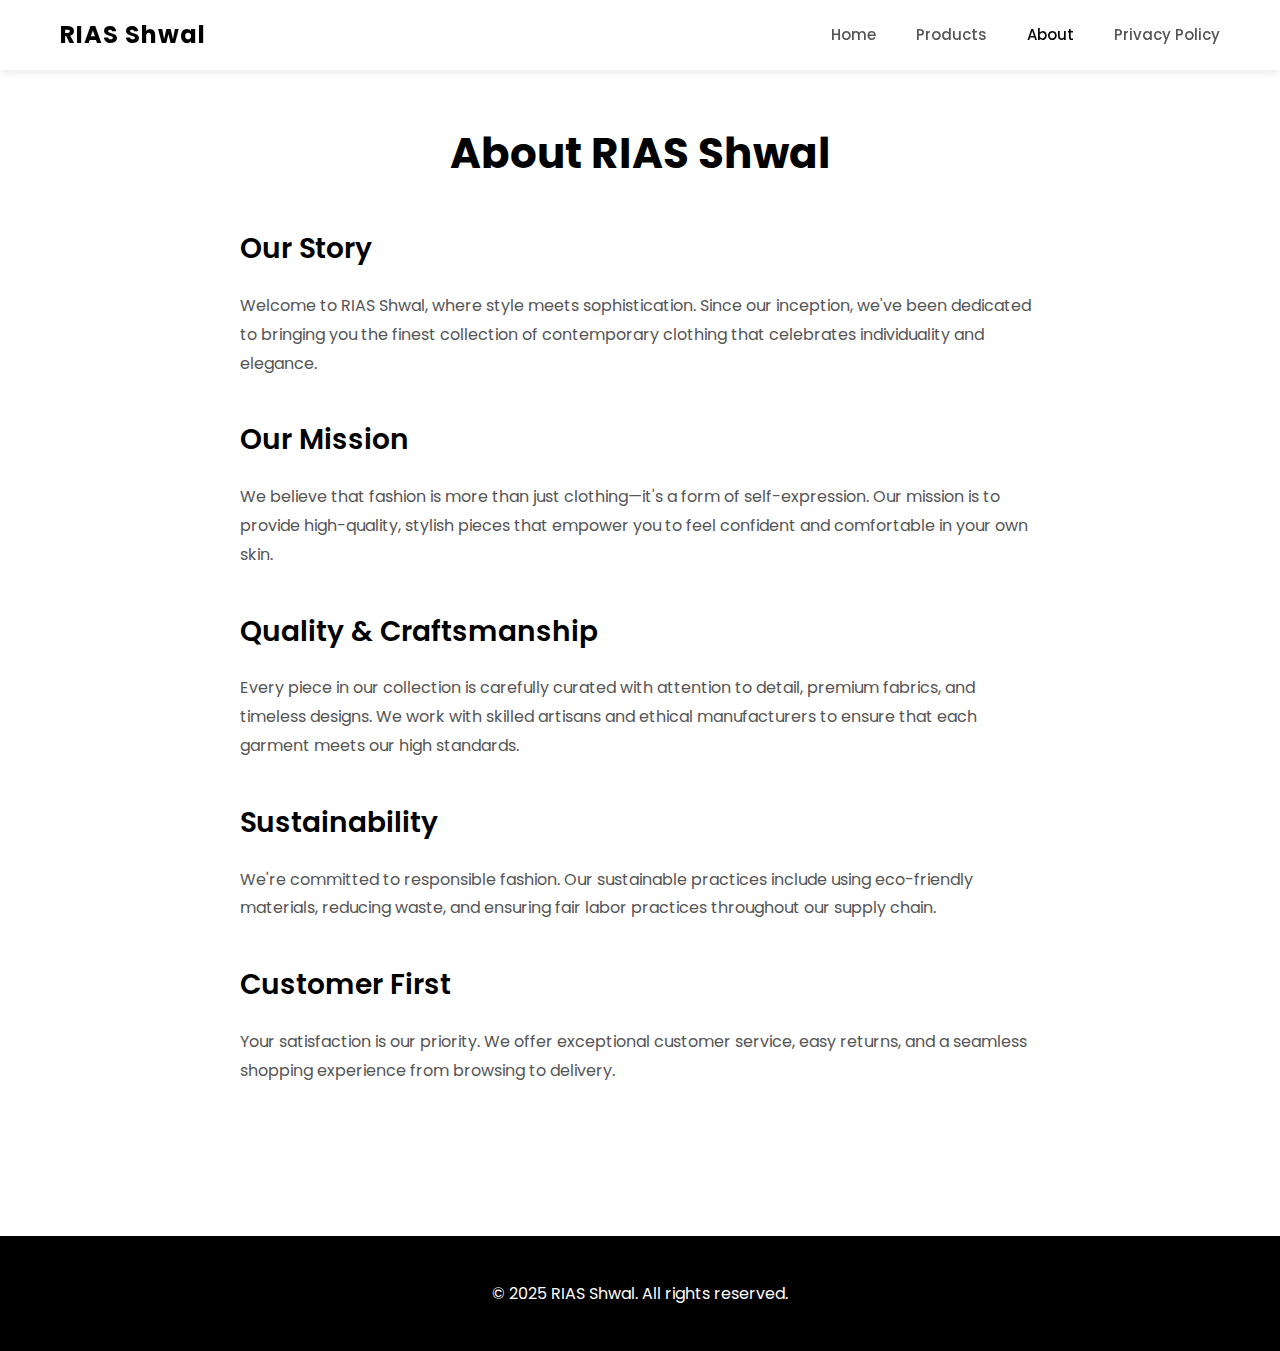
<file: about.html>
<!DOCTYPE html>
<html lang="en">
<head>
    <meta charset="UTF-8">
    <meta name="viewport" content="width=device-width, initial-scale=1.0">
    <title>About Us - RIAS Shwal</title>
    <link rel="stylesheet" href="styles.css">
    <link href="https://fonts.googleapis.com/css2?family=Poppins:wght@300;400;500;600;700&display=swap" rel="stylesheet">
</head>
<body>
    <nav class="navbar">
        <div class="nav-container">
            <div class="logo">RIAS Shwal</div>
            <ul class="nav-menu">
                <li><a href="index.html">Home</a></li>
                <li><a href="products.html">Products</a></li>
                <li><a href="about.html" class="active">About</a></li>
                <li><a href="privacy.html">Privacy Policy</a></li>
            </ul>
            <div class="hamburger">
                <span></span>
                <span></span>
                <span></span>
            </div>
        </div>
    </nav>

    <div id="promoBanner" style="display: none;"></div>

    <section class="content-page">
        <div class="container">
            <h1 class="page-title">About RIAS Shwal</h1>
            
            <div class="content-section">
                <h2>Our Story</h2>
                <p>Welcome to RIAS Shwal, where style meets sophistication. Since our inception, we've been dedicated to bringing you the finest collection of contemporary clothing that celebrates individuality and elegance.</p>
                
                <h2>Our Mission</h2>
                <p>We believe that fashion is more than just clothing—it's a form of self-expression. Our mission is to provide high-quality, stylish pieces that empower you to feel confident and comfortable in your own skin.</p>
                
                <h2>Quality & Craftsmanship</h2>
                <p>Every piece in our collection is carefully curated with attention to detail, premium fabrics, and timeless designs. We work with skilled artisans and ethical manufacturers to ensure that each garment meets our high standards.</p>
                
                <h2>Sustainability</h2>
                <p>We're committed to responsible fashion. Our sustainable practices include using eco-friendly materials, reducing waste, and ensuring fair labor practices throughout our supply chain.</p>
                
                <h2>Customer First</h2>
                <p>Your satisfaction is our priority. We offer exceptional customer service, easy returns, and a seamless shopping experience from browsing to delivery.</p>
            </div>
        </div>
    </section>

    <footer class="footer">
        <div class="container">
            <p>&copy; 2025 RIAS Shwal. All rights reserved.</p>
        </div>
    </footer>

    <div id="discountPopup" class="popup-overlay">
        <div class="popup-content">
            <button class="popup-close" onclick="closePopup()">&times;</button>
            <div id="popupBody"></div>
        </div>
    </div>

    <script src="script.js"></script>
</body>
</html>
</file>
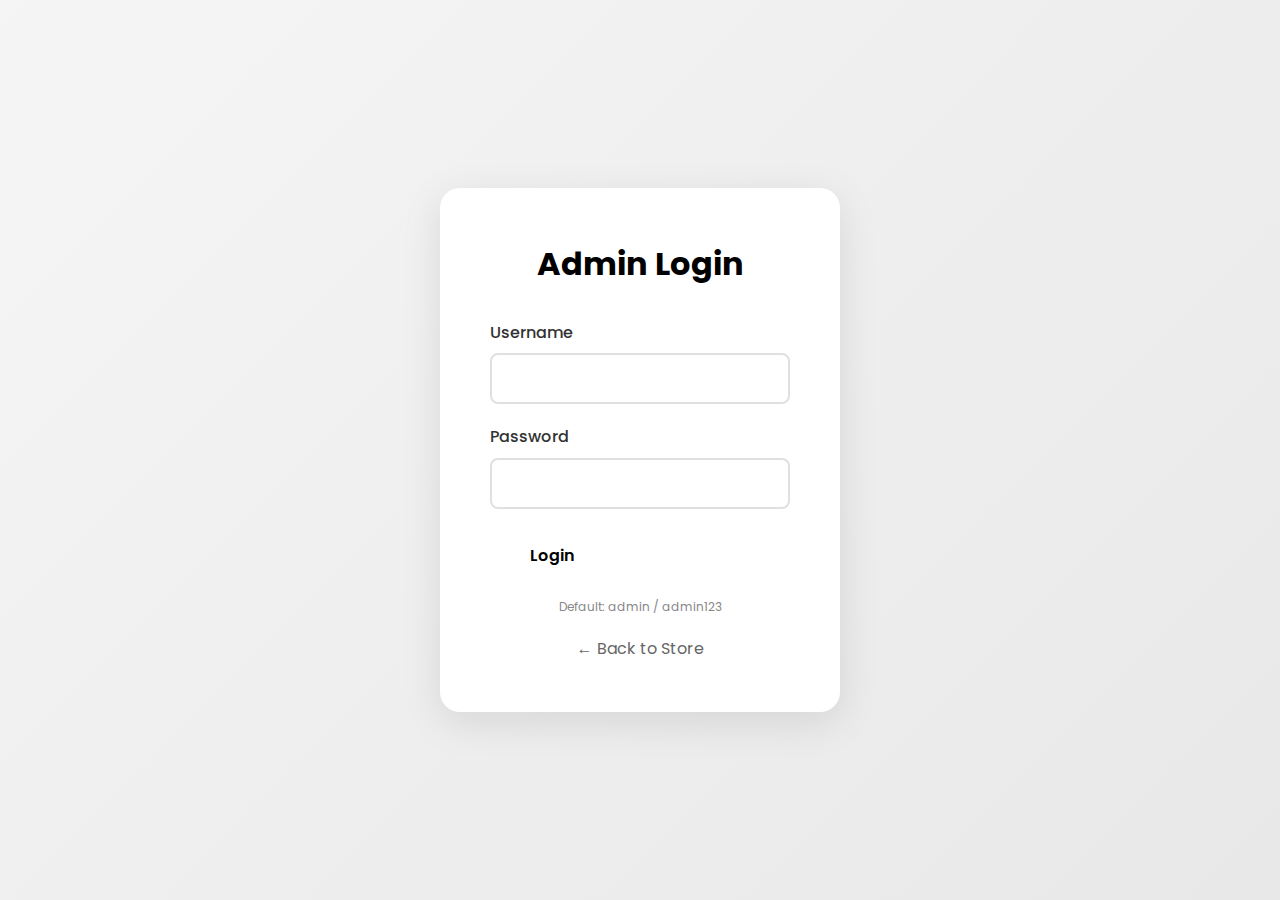
<file: admin-dashboard.html>
<!DOCTYPE html>
<html lang="en">
<head>
    <meta charset="UTF-8">
    <meta name="viewport" content="width=device-width, initial-scale=1.0">
    <title>Admin Dashboard - RIAS Shwal</title>
    <link rel="stylesheet" href="styles.css">
    <link href="https://fonts.googleapis.com/css2?family=Poppins:wght@300;400;500;600;700&display=swap" rel="stylesheet">
</head>
<body>
    <nav class="navbar">
        <div class="nav-container">
            <div class="logo">Admin Dashboard</div>
            <button onclick="logout()" class="btn btn-small">Logout</button>
        </div>
    </nav>

    <div class="admin-container">
        <div class="admin-tabs">
            <button class="tab-btn active" onclick="showTab('products')">Manage Products</button>
            <button class="tab-btn" onclick="showTab('popup')">Discount Popup</button>
            <button class="tab-btn" onclick="showTab('banner')">Banner Ad</button>
        </div>

        <div id="productsTab" class="tab-content active">
            <h2>Add New Product</h2>
            <form id="addProductForm" class="admin-form">
                <input type="hidden" id="editProductId">
                <div class="form-group">
                    <label for="productTitle">Product Title</label>
                    <input type="text" id="productTitle" required>
                </div>
                <div class="form-group">
                    <label for="productDescription">Description</label>
                    <textarea id="productDescription" rows="3" required></textarea>
                </div>
                <div class="form-group">
                    <label for="productSpecifications">Detailed Specifications</label>
                    <textarea id="productSpecifications" rows="3" placeholder="e.g., Material: Cotton. Sizes: S, M, L. Color: Blue." required></textarea>
                </div>
                <div class="form-group">
                    <label for="productImage">Image URL</label>
                    <input type="url" id="productImage" placeholder="https://example.com/image.jpg" required>
                </div>
                <div class="form-group">
                    <label for="productPrice">Price (USD - will be converted to PKR)</label>
                    <input type="number" id="productPrice" step="0.01" min="0" required>
                </div>
                <div class="form-group">
                    <label for="productCategory">Category</label>
                    <input type="text" id="productCategory" placeholder="e.g., Men, Women, Accessories" required>
                </div>
                <button type="submit" class="btn btn-primary" id="submitBtn">Add Product</button>
                <button type="button" class="btn btn-secondary" id="cancelBtn" onclick="cancelEdit()" style="display: none;">Cancel</button>
            </form>

            <div class="success-message" id="productSuccess" style="display: none;">
                Product added successfully!
            </div>

            <div style="margin-top: 50px;">
                <h2>Current Products</h2>
                <div id="productsList" class="products-list"></div>
            </div>
        </div>

        <div id="popupTab" class="tab-content">
            <h2>Create Discount Popup</h2>
            <form id="popupForm" class="admin-form">
                <div class="form-group">
                    <label for="popupBgImage">Background Image URL</label>
                    <input type="url" id="popupBgImage" placeholder="https://example.com/banner.jpg" required>
                </div>
                <div class="form-group">
                    <label for="popupText">Promotional Text</label>
                    <textarea id="popupText" rows="3" placeholder="Get 50% OFF on all items! Limited time offer!" required></textarea>
                </div>
                <div class="form-group">
                    <label for="popupDisplay">Display On</label>
                    <select id="popupDisplay" required>
                        <option value="all">All Pages</option>
                        <option value="home">Homepage Only</option>
                        <option value="products">Products Page Only</option>
                    </select>
                </div>
                <div class="form-group">
                    <label>
                        <input type="checkbox" id="popupActive"> Activate Popup
                    </label>
                </div>
                <button type="submit" class="btn btn-primary">Save Popup</button>
                <button type="button" onclick="clearPopup()" class="btn btn-secondary">Clear Popup</button>
            </form>

            <div class="success-message" id="popupSuccess" style="display: none;">
                Popup settings saved successfully!
            </div>
        </div>

        <div id="bannerTab" class="tab-content">
            <h2>Create Banner Ad (Under Navbar)</h2>
            <form id="bannerForm" class="admin-form">
                <div class="form-group">
                    <label for="bannerText">Banner Text</label>
                    <input type="text" id="bannerText" placeholder="🔥 Summer Sale - Up to 70% OFF!" required>
                </div>
                <div class="form-group">
                    <label for="bannerLink">Link URL (Optional)</label>
                    <input type="url" id="bannerLink" placeholder="https://example.com/sale">
                </div>
                <div class="form-group">
                    <label for="bannerBgColor">Background Color</label>
                    <select id="bannerBgColor" required>
                        <option value="black">Black</option>
                        <option value="gradient-purple">Purple Gradient</option>
                        <option value="gradient-blue">Blue Gradient</option>
                        <option value="gradient-red">Red Gradient</option>
                        <option value="gradient-green">Green Gradient</option>
                        <option value="gradient-orange">Rainbow Gradient</option>
                    </select>
                </div>
                <div class="form-group">
                    <label for="bannerAnimation">Animation Style</label>
                    <select id="bannerAnimation" required>
                        <option value="slide">Slide Down</option>
                        <option value="fade">Fade In</option>
                        <option value="bounce">Bounce In</option>
                    </select>
                </div>
                <div class="form-group">
                    <label>
                        <input type="checkbox" id="bannerActive"> Activate Banner
                    </label>
                </div>
                <button type="submit" class="btn btn-primary">Save Banner</button>
                <button type="button" onclick="clearBanner()" class="btn btn-secondary">Clear Banner</button>
            </form>

            <div class="success-message" id="bannerSuccess" style="display: none;">
                Banner settings saved successfully!
            </div>

            <div style="margin-top: 30px; padding: 20px; background: #f9f9f9; border-radius: 10px;">
                <h3 style="margin-bottom: 10px;">Preview:</h3>
                <div id="bannerPreview" style="text-align: center; padding: 12px; border-radius: 8px; font-weight: 600; color: #fff; background: #000;">
                    Your banner will appear here
                </div>
            </div>
        </div>
    </div>

    <script src="admin.js"></script>
</body>
</html>
</file>
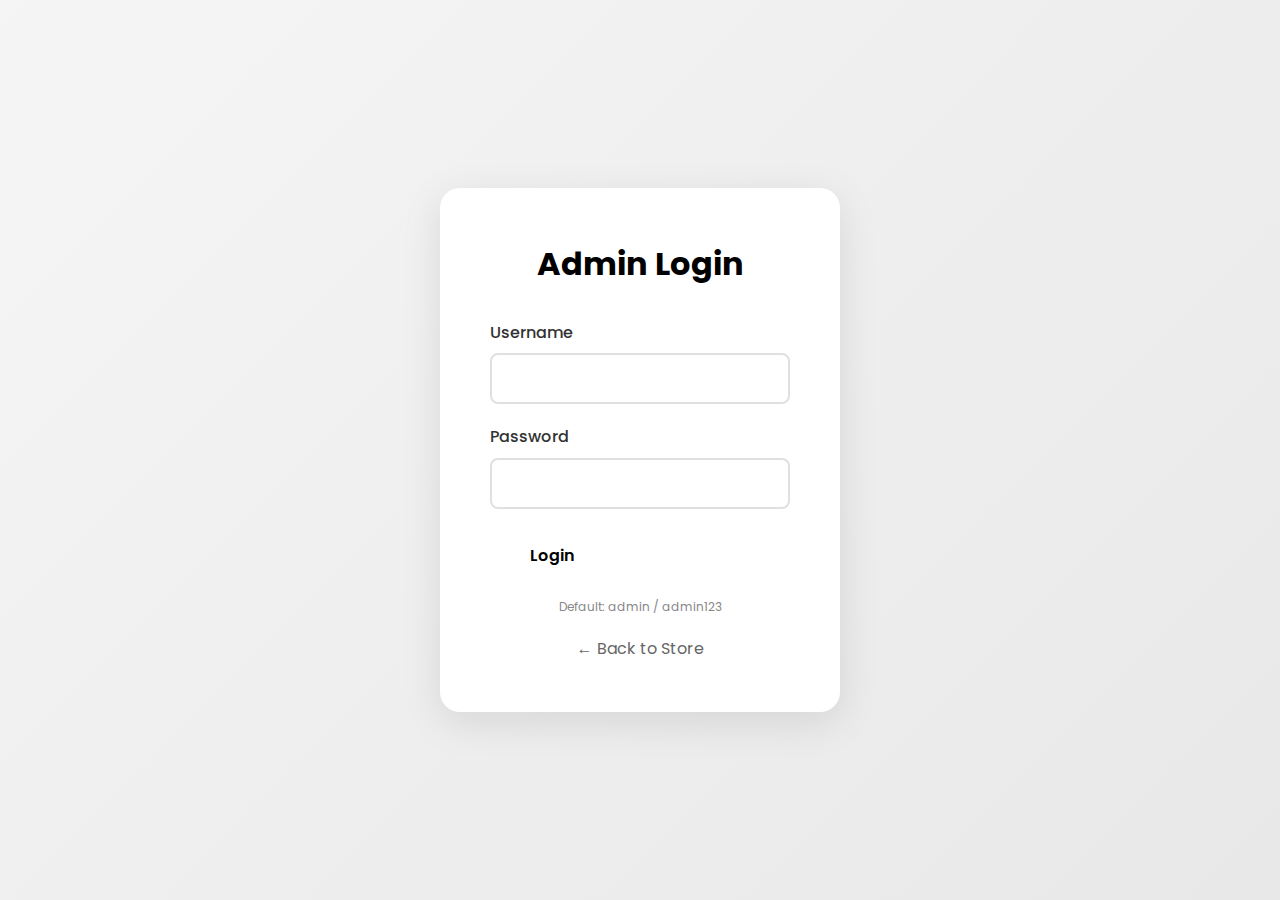
<file: admin-login.html>
<!DOCTYPE html>
<html lang="en">
<head>
    <meta charset="UTF-8">
    <meta name="viewport" content="width=device-width, initial-scale=1.0">
    <title>Admin Login - Fashion Store</title>
    <link rel="stylesheet" href="styles.css">
    <link href="https://fonts.googleapis.com/css2?family=Poppins:wght@300;400;500;600;700&display=swap" rel="stylesheet">
</head>
<body>
    <div class="login-container">
        <div class="login-box">
            <h1>Admin Login</h1>
            <form id="loginForm">
                <div class="form-group">
                    <label for="username">Username</label>
                    <input type="text" id="username" name="username" required>
                </div>
                <div class="form-group">
                    <label for="password">Password</label>
                    <input type="password" id="password" name="password" required>
                </div>
                <button type="submit" class="btn btn-primary">Login</button>
                <p class="login-hint">Default: admin / admin123</p>
                <div id="loginError" class="error-message"></div>
            </form>
            <a href="index.html" class="back-link">← Back to Store</a>
        </div>
    </div>

    <script>
        document.getElementById('loginForm').addEventListener('submit', function(e) {
            e.preventDefault();
            
            const username = document.getElementById('username').value;
            const password = document.getElementById('password').value;
            const errorDiv = document.getElementById('loginError');
            
            if (username === 'admin' && password === 'admin123') {
                localStorage.setItem('isAdminLoggedIn', 'true');
                window.location.href = 'admin-dashboard.html';
            } else {
                errorDiv.textContent = 'Invalid username or password';
                errorDiv.style.display = 'block';
            }
        });
    </script>
</body>
</html>
</file>
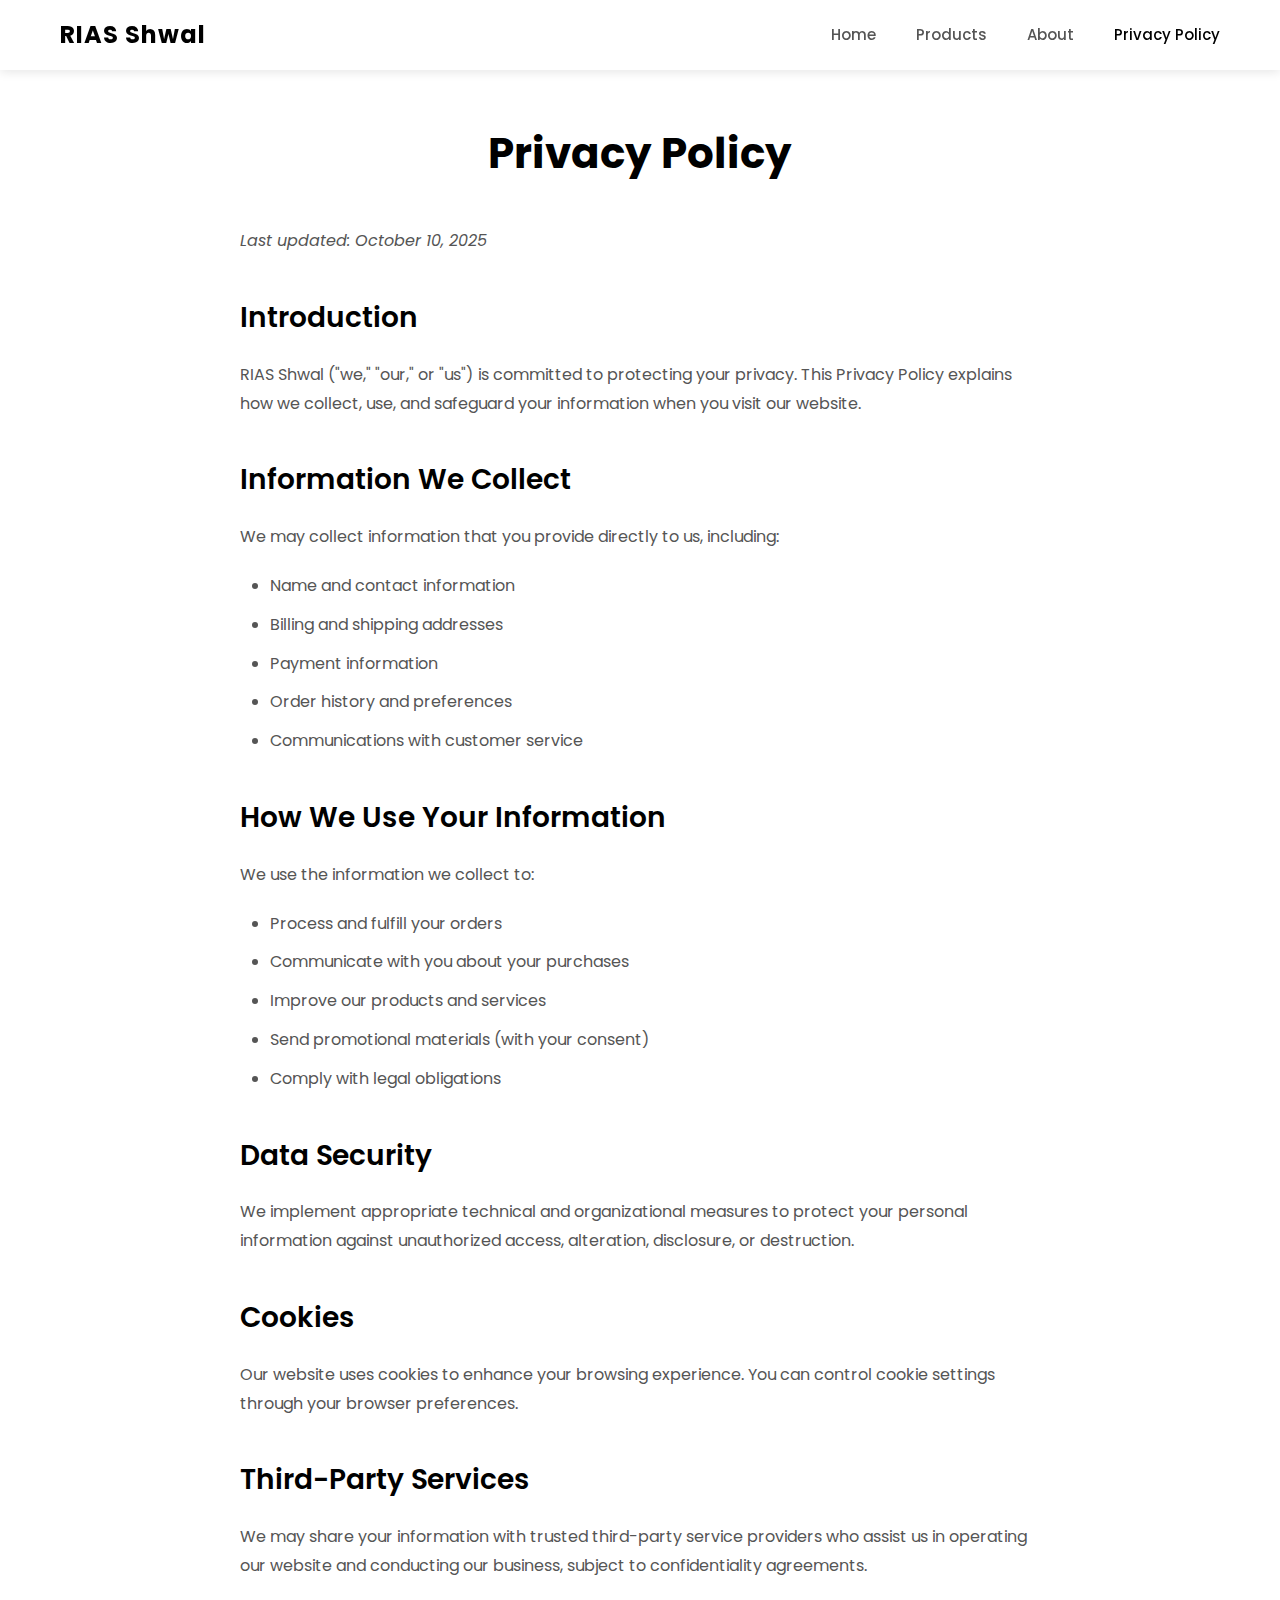
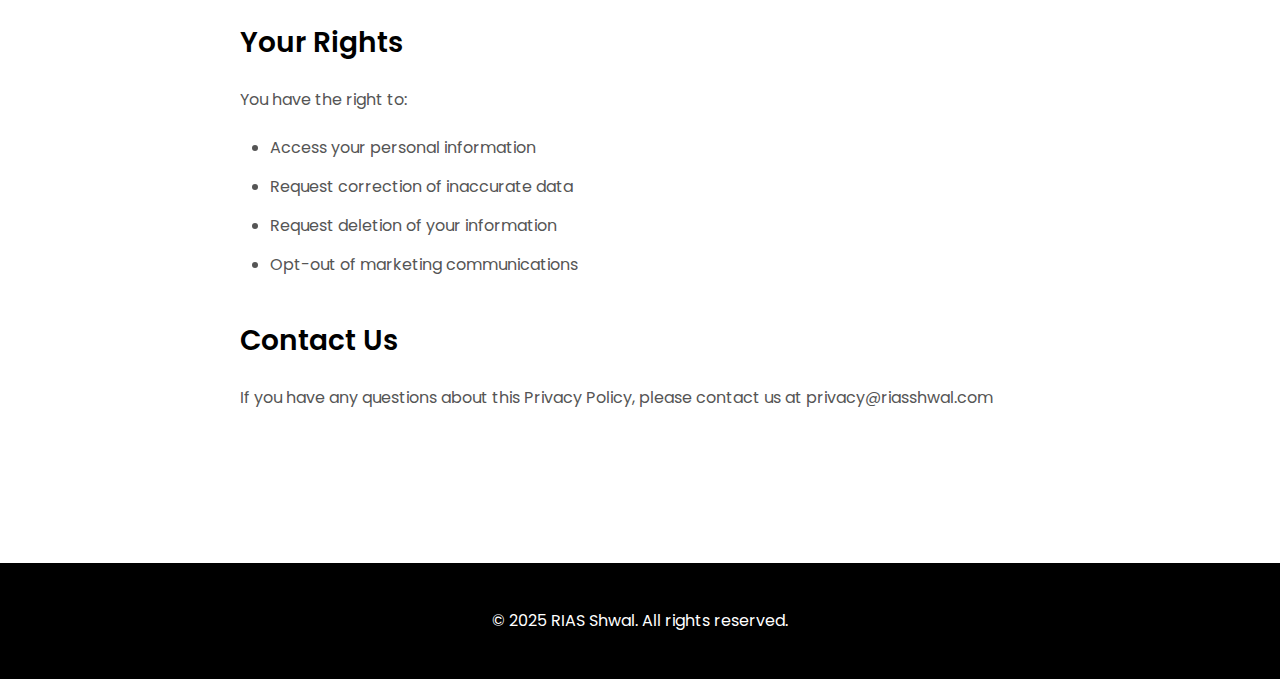
<file: privacy.html>
<!DOCTYPE html>
<html lang="en">
<head>
    <meta charset="UTF-8">
    <meta name="viewport" content="width=device-width, initial-scale=1.0">
    <title>Privacy Policy - RIAS Shwal</title>
    <link rel="stylesheet" href="styles.css">
    <link href="https://fonts.googleapis.com/css2?family=Poppins:wght@300;400;500;600;700&display=swap" rel="stylesheet">
</head>
<body>
    <nav class="navbar">
        <div class="nav-container">
            <div class="logo">RIAS Shwal</div>
            <ul class="nav-menu">
                <li><a href="index.html">Home</a></li>
                <li><a href="products.html">Products</a></li>
                <li><a href="about.html">About</a></li>
                <li><a href="privacy.html" class="active">Privacy Policy</a></li>
            </ul>
            <div class="hamburger">
                <span></span>
                <span></span>
                <span></span>
            </div>
        </div>
    </nav>

    <div id="promoBanner" style="display: none;"></div>

    <section class="content-page">
        <div class="container">
            <h1 class="page-title">Privacy Policy</h1>
            
            <div class="content-section">
                <p><em>Last updated: October 10, 2025</em></p>
                
                <h2>Introduction</h2>
                <p>RIAS Shwal ("we," "our," or "us") is committed to protecting your privacy. This Privacy Policy explains how we collect, use, and safeguard your information when you visit our website.</p>
                
                <h2>Information We Collect</h2>
                <p>We may collect information that you provide directly to us, including:</p>
                <ul>
                    <li>Name and contact information</li>
                    <li>Billing and shipping addresses</li>
                    <li>Payment information</li>
                    <li>Order history and preferences</li>
                    <li>Communications with customer service</li>
                </ul>
                
                <h2>How We Use Your Information</h2>
                <p>We use the information we collect to:</p>
                <ul>
                    <li>Process and fulfill your orders</li>
                    <li>Communicate with you about your purchases</li>
                    <li>Improve our products and services</li>
                    <li>Send promotional materials (with your consent)</li>
                    <li>Comply with legal obligations</li>
                </ul>
                
                <h2>Data Security</h2>
                <p>We implement appropriate technical and organizational measures to protect your personal information against unauthorized access, alteration, disclosure, or destruction.</p>
                
                <h2>Cookies</h2>
                <p>Our website uses cookies to enhance your browsing experience. You can control cookie settings through your browser preferences.</p>
                
                <h2>Third-Party Services</h2>
                <p>We may share your information with trusted third-party service providers who assist us in operating our website and conducting our business, subject to confidentiality agreements.</p>
                
                <h2>Your Rights</h2>
                <p>You have the right to:</p>
                <ul>
                    <li>Access your personal information</li>
                    <li>Request correction of inaccurate data</li>
                    <li>Request deletion of your information</li>
                    <li>Opt-out of marketing communications</li>
                </ul>
                
                <h2>Contact Us</h2>
                <p>If you have any questions about this Privacy Policy, please contact us at privacy@riasshwal.com</p>
            </div>
        </div>
    </section>

    <footer class="footer">
        <div class="container">
            <p>&copy; 2025 RIAS Shwal. All rights reserved.</p>
        </div>
    </footer>

    <div id="discountPopup" class="popup-overlay">
        <div class="popup-content">
            <button class="popup-close" onclick="closePopup()">&times;</button>
            <div id="popupBody"></div>
        </div>
    </div>

    <script src="script.js"></script>
</body>
</html>
</file>
<file: styles.css>
* {
    margin: 0;
    padding: 0;
    box-sizing: border-box;
}

body {
    font-family: 'Poppins', sans-serif;
    color: #333;
    background-color: #fff;
    line-height: 1.6;
}

.container {
    max-width: 1200px;
    margin: 0 auto;
    padding: 0 20px;
}

.promo-banner {
    text-align: center;
    padding: 12px 20px;
    font-weight: 600;
    font-size: 14px;
    color: #fff;
    position: relative;
    overflow: hidden;
    cursor: pointer;
    transition: all 0.3s ease;
}

.promo-banner a {
    color: #fff;
    text-decoration: none;
    display: block;
}

.promo-banner:hover {
    opacity: 0.95;
}

.promo-banner .banner-close {
    position: absolute;
    right: 15px;
    top: 50%;
    transform: translateY(-50%);
    background: rgba(255, 255, 255, 0.2);
    border: 1px solid rgba(255, 255, 255, 0.5);
    color: #fff;
    width: 24px;
    height: 24px;
    border-radius: 50%;
    cursor: pointer;
    font-size: 16px;
    line-height: 1;
    display: flex;
    align-items: center;
    justify-content: center;
    transition: all 0.3s ease;
}

.promo-banner .banner-close:hover {
    background: rgba(255, 255, 255, 0.4);
    transform: translateY(-50%) scale(1.1);
}

.banner-black {
    background: #000;
}

.banner-gradient-purple {
    background: linear-gradient(135deg, #667eea 0%, #764ba2 100%);
}

.banner-gradient-blue {
    background: linear-gradient(135deg, #0093E9 0%, #80D0C7 100%);
}

.banner-gradient-red {
    background: linear-gradient(135deg, #f093fb 0%, #f5576c 100%);
}

.banner-gradient-green {
    background: linear-gradient(135deg, #0BA360 0%, #3CBA92 100%);
}

.banner-gradient-orange {
    background: linear-gradient(135deg, #FA8BFF 0%, #2BD2FF 50%, #2BFF88 100%);
}

.banner-slide {
    animation: slideDown 0.5s ease-out;
}

.banner-fade {
    animation: fadeIn 0.8s ease-out;
}

.banner-bounce {
    animation: bounceIn 0.6s ease-out;
}

@keyframes slideDown {
    from {
        transform: translateY(-100%);
        opacity: 0;
    }
    to {
        transform: translateY(0);
        opacity: 1;
    }
}

@keyframes fadeIn {
    from {
        opacity: 0;
    }
    to {
        opacity: 1;
    }
}

@keyframes bounceIn {
    0% {
        transform: translateY(-100%);
        opacity: 0;
    }
    60% {
        transform: translateY(10px);
        opacity: 1;
    }
    80% {
        transform: translateY(-5px);
    }
    100% {
        transform: translateY(0);
    }
}

.navbar {
    background-color: #fff;
    box-shadow: 0 2px 10px rgba(0, 0, 0, 0.1);
    position: sticky;
    top: 0;
    z-index: 1000;
}

.nav-container {
    max-width: 1200px;
    margin: 0 auto;
    padding: 0 20px;
    display: flex;
    justify-content: space-between;
    align-items: center;
    height: 70px;
}

.logo {
    font-size: 24px;
    font-weight: 700;
    color: #000;
    letter-spacing: 1px;
}

.nav-menu {
    display: flex;
    list-style: none;
    gap: 40px;
}

.nav-menu a {
    text-decoration: none;
    color: #555;
    font-weight: 500;
    transition: color 0.3s ease;
    font-size: 15px;
}

.nav-menu a:hover,
.nav-menu a.active {
    color: #000;
}

.hamburger {
    display: none;
    flex-direction: column;
    cursor: pointer;
}

.hamburger span {
    width: 25px;
    height: 3px;
    background-color: #000;
    margin: 3px 0;
    transition: 0.3s;
}

.hero {
    background: linear-gradient(135deg, rgba(0,0,0,0.6), rgba(0,0,0,0.4)), url('https://images.unsplash.com/photo-1483985988355-763728e1935b?auto=format&fit=crop&w=1950&q=80');
    background-size: cover;
    background-position: center;
    height: 600px;
    display: flex;
    align-items: center;
    justify-content: center;
    text-align: center;
    position: relative;
    overflow: hidden;
}

.hero::before {
    content: '';
    position: absolute;
    top: 0;
    left: 0;
    right: 0;
    bottom: 0;
    background: rgba(0,0,0,0.2);
}

.hero-content {
    position: relative;
    z-index: 1;
}

.hero-title {
    font-size: 56px;
    font-weight: 700;
    color: #fff;
    margin-bottom: 20px;
    letter-spacing: 2px;
    text-shadow: 2px 2px 8px rgba(0,0,0,0.8);
}

.hero-subtitle {
    font-size: 20px;
    color: #fff;
    margin-bottom: 40px;
    font-weight: 300;
    text-shadow: 1px 1px 4px rgba(0,0,0,0.8);
}

.btn {
    display: inline-block;
    padding: 14px 40px;
    text-decoration: none;
    border-radius: 50px;
    font-weight: 600;
    transition: all 0.3s ease;
    cursor: pointer;
    border: none;
    font-family: 'Poppins', sans-serif;
    font-size: 16px;
}

.btn-primary {
    background-color: #fff;
    color: #000;
}

.btn-primary:hover {
    background-color: #f5f5f5;
    transform: translateY(-2px);
    box-shadow: 0 5px 15px rgba(0, 0, 0, 0.5);
}

.btn-secondary {
    background-color: #fff;
    color: #000;
    border: 2px solid #000;
}

.btn-secondary:hover {
    background-color: #000;
    color: #fff;
    transform: translateY(-2px);
    box-shadow: 0 5px 15px rgba(0, 0, 0, 0.2);
}

.btn-small {
    padding: 8px 20px;
    font-size: 14px;
}

.section-title {
    font-size: 36px;
    font-weight: 700;
    text-align: center;
    margin-bottom: 50px;
    color: #000;
}

.featured-products {
    padding: 80px 0;
    background-color: #fff;
}

.products-grid {
    display: grid;
    grid-template-columns: repeat(auto-fill, minmax(280px, 1fr));
    gap: 30px;
    margin-bottom: 50px;
}

.product-card {
    background: #fff;
    border-radius: 15px;
    overflow: hidden;
    box-shadow: 0 5px 20px rgba(0, 0, 0, 0.08);
    transition: all 0.3s ease;
    cursor: pointer;
}

.product-card:hover {
    transform: translateY(-10px);
    box-shadow: 0 15px 40px rgba(0, 0, 0, 0.15);
}

.product-image {
    width: 100%;
    height: 350px;
    object-fit: cover;
    background-color: #f5f5f5;
}

.product-info {
    padding: 25px;
}

.product-title {
    font-size: 20px;
    font-weight: 600;
    margin-bottom: 10px;
    color: #000;
}

.product-description {
    font-size: 14px;
    color: #666;
    margin-bottom: 15px;
    line-height: 1.5;
}

.product-price {
    font-size: 24px;
    font-weight: 700;
    color: #000;
    margin-bottom: 15px;
}

.product-category {
    display: inline-block;
    font-size: 12px;
    color: #888;
    background-color: #f5f5f5;
    padding: 5px 12px;
    border-radius: 20px;
    margin-bottom: 15px;
}

.product-btn {
    width: 100%;
    padding: 12px;
    background-color: #000;
    color: #fff;
    border: none;
    border-radius: 25px;
    font-weight: 600;
    cursor: pointer;
    transition: all 0.3s ease;
    font-family: 'Poppins', sans-serif;
}

.product-btn:hover {
    background-color: #333;
}

.explore-more {
    text-align: center;
    margin-top: 30px;
}

.testimonials {
    padding: 80px 0;
    background-color: #f9f9f9;
}

.testimonials-grid {
    display: grid;
    grid-template-columns: repeat(auto-fit, minmax(300px, 1fr));
    gap: 30px;
}

.testimonial-card {
    background: #fff;
    padding: 35px;
    border-radius: 15px;
    box-shadow: 0 5px 20px rgba(0, 0, 0, 0.08);
}

.stars {
    color: #FFD700;
    font-size: 20px;
    margin-bottom: 15px;
}

.testimonial-text {
    font-size: 15px;
    color: #555;
    line-height: 1.7;
    margin-bottom: 20px;
    font-style: italic;
}

.customer-name {
    font-weight: 600;
    color: #000;
    font-size: 14px;
}

.faq {
    padding: 80px 0;
    background-color: #fff;
}

.faq-container {
    max-width: 800px;
    margin: 0 auto;
}

.faq-item {
    margin-bottom: 20px;
    border: 1px solid #e0e0e0;
    border-radius: 10px;
    overflow: hidden;
}

.faq-question {
    display: flex;
    justify-content: space-between;
    align-items: center;
    padding: 25px;
    cursor: pointer;
    background-color: #fff;
    transition: background-color 0.3s ease;
}

.faq-question:hover {
    background-color: #f9f9f9;
}

.faq-question h3 {
    font-size: 18px;
    font-weight: 600;
    color: #000;
}

.faq-toggle {
    font-size: 30px;
    font-weight: 300;
    color: #000;
    transition: transform 0.3s ease;
}

.faq-item.active .faq-toggle {
    transform: rotate(45deg);
}

.faq-answer {
    max-height: 0;
    overflow: hidden;
    transition: max-height 0.3s ease, padding 0.3s ease;
    padding: 0 25px;
    background-color: #f9f9f9;
}

.faq-item.active .faq-answer {
    max-height: 300px;
    padding: 25px;
}

.faq-answer p {
    color: #555;
    font-size: 15px;
    line-height: 1.7;
}

.footer {
    background-color: #000;
    color: #fff;
    text-align: center;
    padding: 40px 20px;
    margin-top: 80px;
}

.footer p {
    margin: 5px 0;
}

.products-page {
    padding: 50px 0;
    min-height: calc(100vh - 150px);
}

.page-title {
    font-size: 42px;
    font-weight: 700;
    text-align: center;
    margin-bottom: 40px;
    color: #000;
}

.search-container {
    max-width: 600px;
    margin: 0 auto 50px;
}

.search-input {
    width: 100%;
    padding: 15px 25px;
    border: 2px solid #e0e0e0;
    border-radius: 50px;
    font-size: 16px;
    font-family: 'Poppins', sans-serif;
    transition: border-color 0.3s ease;
}

.search-input:focus {
    outline: none;
    border-color: #000;
}

.no-results {
    text-align: center;
    padding: 50px;
    color: #666;
    font-size: 18px;
}

.content-page {
    padding: 50px 0;
    min-height: calc(100vh - 150px);
}

.content-section {
    max-width: 800px;
    margin: 0 auto;
}

.content-section h2 {
    font-size: 28px;
    font-weight: 600;
    margin-top: 40px;
    margin-bottom: 20px;
    color: #000;
}

.content-section p {
    font-size: 16px;
    color: #555;
    line-height: 1.8;
    margin-bottom: 20px;
}

.content-section ul {
    margin-left: 30px;
    margin-bottom: 20px;
}

.content-section li {
    font-size: 16px;
    color: #555;
    line-height: 1.8;
    margin-bottom: 10px;
}

.login-container {
    min-height: 100vh;
    display: flex;
    align-items: center;
    justify-content: center;
    background: linear-gradient(135deg, #f5f5f5 0%, #e8e8e8 100%);
}

.login-box {
    background: #fff;
    padding: 50px;
    border-radius: 20px;
    box-shadow: 0 10px 40px rgba(0, 0, 0, 0.1);
    max-width: 400px;
    width: 100%;
}

.login-box h1 {
    font-size: 32px;
    font-weight: 700;
    margin-bottom: 30px;
    text-align: center;
    color: #000;
}

.form-group {
    margin-bottom: 20px;
}

.form-group label {
    display: block;
    margin-bottom: 8px;
    font-weight: 500;
    color: #333;
}

.form-group input,
.form-group textarea,
.form-group select {
    width: 100%;
    padding: 12px 15px;
    border: 2px solid #e0e0e0;
    border-radius: 8px;
    font-size: 15px;
    font-family: 'Poppins', sans-serif;
    transition: border-color 0.3s ease;
}

.form-group input:focus,
.form-group textarea:focus,
.form-group select:focus {
    outline: none;
    border-color: #000;
}

.form-group textarea {
    resize: vertical;
}

.login-hint {
    text-align: center;
    font-size: 12px;
    color: #888;
    margin-top: 15px;
}

.error-message {
    color: #d32f2f;
    font-size: 14px;
    margin-top: 15px;
    display: none;
    text-align: center;
}

.back-link {
    display: block;
    text-align: center;
    margin-top: 20px;
    color: #666;
    text-decoration: none;
    transition: color 0.3s ease;
}

.back-link:hover {
    color: #000;
}

.admin-container {
    max-width: 1000px;
    margin: 40px auto;
    padding: 0 20px;
}

.admin-tabs {
    display: flex;
    gap: 10px;
    margin-bottom: 30px;
    border-bottom: 2px solid #e0e0e0;
}

.tab-btn {
    padding: 15px 30px;
    background: none;
    border: none;
    font-size: 16px;
    font-weight: 600;
    color: #666;
    cursor: pointer;
    transition: all 0.3s ease;
    border-bottom: 3px solid transparent;
    font-family: 'Poppins', sans-serif;
}

.tab-btn.active {
    color: #000;
    border-bottom-color: #000;
}

.tab-content {
    display: none;
}

.tab-content.active {
    display: block;
}

.admin-form {
    background: #fff;
    padding: 40px;
    border-radius: 15px;
    box-shadow: 0 5px 20px rgba(0, 0, 0, 0.08);
}

.admin-form h2 {
    font-size: 28px;
    font-weight: 700;
    margin-bottom: 30px;
    color: #000;
}

.success-message {
    background-color: #4caf50;
    color: white;
    padding: 15px;
    border-radius: 8px;
    text-align: center;
    margin-top: 20px;
    font-weight: 500;
}

.products-list {
    display: grid;
    grid-template-columns: repeat(auto-fill, minmax(250px, 1fr));
    gap: 20px;
    margin-top: 30px;
}

.admin-product-card {
    background: #fff;
    border: 2px solid #e0e0e0;
    border-radius: 12px;
    padding: 15px;
    transition: all 0.3s ease;
}

.admin-product-card:hover {
    border-color: #000;
    box-shadow: 0 5px 15px rgba(0, 0, 0, 0.1);
}

.admin-product-image {
    width: 100%;
    height: 200px;
    object-fit: cover;
    border-radius: 8px;
    margin-bottom: 12px;
    background-color: #f5f5f5;
}

.admin-product-title {
    font-size: 16px;
    font-weight: 600;
    margin-bottom: 8px;
    color: #000;
}

.admin-product-category {
    font-size: 12px;
    color: #888;
    background-color: #f5f5f5;
    padding: 4px 10px;
    border-radius: 12px;
    display: inline-block;
    margin-bottom: 8px;
}

.admin-product-price {
    font-size: 18px;
    font-weight: 700;
    color: #000;
    margin-bottom: 12px;
}

.admin-product-actions {
    display: flex;
    gap: 10px;
}

.admin-product-actions button {
    flex: 1;
    padding: 8px;
    border: none;
    border-radius: 6px;
    font-weight: 600;
    cursor: pointer;
    transition: all 0.3s ease;
    font-family: 'Poppins', sans-serif;
    font-size: 14px;
}

.edit-btn {
    background-color: #000;
    color: #fff;
}

.edit-btn:hover {
    background-color: #333;
}

.delete-btn {
    background-color: #d32f2f;
    color: #fff;
}

.delete-btn:hover {
    background-color: #b71c1c;
}

.popup-overlay {
    display: none;
    position: fixed;
    top: 0;
    left: 0;
    width: 100%;
    height: 100%;
    background-color: rgba(0, 0, 0, 0.7);
    z-index: 10000;
    justify-content: center;
    align-items: center;
}

.popup-overlay.active {
    display: flex;
}

.popup-content {
    position: relative;
    max-width: 600px;
    width: 90%;
    background-color: transparent;
    border-radius: 20px;
    padding: 0;
    box-shadow: 0 20px 60px rgba(0, 0, 0, 0.5);
    text-align: center;
}

.popup-close {
    position: absolute;
    top: 10px;
    right: 10px;
    background: #fff;
    color: #000;
    border: 2px solid #000;
    width: 45px;
    height: 45px;
    border-radius: 50%;
    font-size: 28px;
    cursor: pointer;
    transition: all 0.3s ease;
    display: flex;
    align-items: center;
    justify-content: center;
    z-index: 10;
    box-shadow: 0 4px 12px rgba(0, 0, 0, 0.3);
    font-weight: 300;
    line-height: 1;
}

.popup-close:hover {
    background: #000;
    color: #fff;
    transform: rotate(90deg) scale(1.1);
    box-shadow: 0 6px 20px rgba(0, 0, 0, 0.5);
}

.popup-body {
    background-size: cover;
    background-position: center;
    background-repeat: no-repeat;
    padding: 80px 40px;
    border-radius: 20px;
    color: #fff;
    min-height: 300px;
    display: flex;
    align-items: center;
    justify-content: center;
    position: relative;
    overflow: hidden;
}

.popup-body::before {
    content: '';
    position: absolute;
    top: 0;
    left: 0;
    right: 0;
    bottom: 0;
    background: rgba(0, 0, 0, 0.3);
    z-index: 0;
}

.popup-text {
    font-size: 32px;
    font-weight: 700;
    line-height: 1.4;
    text-shadow: 2px 2px 8px rgba(0, 0, 0, 0.8);
    position: relative;
    z-index: 1;
    background: rgba(0, 0, 0, 0.4);
    padding: 20px 30px;
    border-radius: 15px;
    backdrop-filter: blur(5px);
}

@media (max-width: 768px) {
    .promo-banner {
        font-size: 13px;
        padding: 10px 45px 10px 15px;
    }
    
    .promo-banner .banner-close {
        right: 10px;
        width: 28px;
        height: 28px;
        font-size: 18px;
    }
    
    .nav-menu {
        position: fixed;
        left: -100%;
        top: 70px;
        flex-direction: column;
        background-color: #fff;
        width: 100%;
        text-align: center;
        transition: 0.3s;
        box-shadow: 0 10px 27px rgba(0, 0, 0, 0.05);
        padding: 20px 0;
        gap: 0;
    }

    .nav-menu.active {
        left: 0;
    }

    .nav-menu li {
        padding: 15px 0;
    }

    .hamburger {
        display: flex;
    }

    .hero-title {
        font-size: 36px;
    }

    .hero-subtitle {
        font-size: 16px;
    }

    .section-title {
        font-size: 28px;
    }

    .products-grid {
        grid-template-columns: 1fr;
    }

    .testimonials-grid {
        grid-template-columns: 1fr;
    }

    .login-box {
        padding: 30px;
    }

    .admin-form {
        padding: 25px;
    }

    .popup-content {
        padding: 30px;
    }

    .popup-text {
        font-size: 20px;
    }
}
/* ======================================= */
/* PRODUCT DETAIL PAGE STYLES */
/* ======================================= */

.product-detail-page {
    padding: 60px 0;
    background-color: #f7f7f7; /* Light gray background for contrast */
}

.back-to-products {
    background: none;
    border: none;
    color: #333;
    font-size: 16px;
    font-weight: 500;
    margin-bottom: 20px;
    cursor: pointer;
    transition: color 0.3s;
    padding: 0;
    display: inline-block;
}

.back-to-products:hover {
    color: #000;
    text-decoration: underline;
}

.product-detail-content {
    display: flex;
    gap: 40px;
    background-color: #ffffff; /* White card background */
    padding: 30px;
    box-shadow: 0 4px 12px rgba(0, 0, 0, 0.05);
    border-radius: 8px;
}

/* Image Section */
.detail-image-wrapper {
    flex: 1;
    max-width: 50%; /* Image takes half the space */
    border: 1px solid #eee; /* Subtle border around image */
    border-radius: 4px;
    overflow: hidden;
}

.detail-image-wrapper img {
    width: 100%;
    height: auto;
    display: block;
    object-fit: cover;
}

/* Info Section */
.detail-info {
    flex: 1;
    max-width: 50%; /* Info takes half the space */
    color: #333;
}

.detail-info h2 {
    font-size: 32px;
    font-weight: 600;
    color: #000;
    margin-bottom: 10px;
}

.detail-section-title {
    font-size: 18px;
    font-weight: 500;
    color: #333;
    margin-top: 25px;
    margin-bottom: 10px;
    border-bottom: 1px solid #eee;
    padding-bottom: 5px;
}

.detail-specifications {
    font-size: 15px;
    line-height: 1.6;
    color: #555;
    margin-bottom: 25px;
}

.detail-title {
    font-size: 32px;
    font-weight: 600;
    color: #000;
    margin-bottom: 10px;
}

.detail-price {
    font-size: 28px;
    font-weight: 700;
    color: #000; /* Strong black for price */
    margin-bottom: 20px;
}

.detail-description {
    font-size: 16px;
    line-height: 1.6;
    margin-bottom: 20px;
}

/* Order Now Button (WhatsApp Link) */
.order-button {
    display: inline-block;
    padding: 12px 30px;
    background-color: #000; /* Black background */
    color: #fff; /* White text */
    text-decoration: none;
    font-weight: 600;
    text-transform: uppercase;
    border-radius: 4px;
    transition: background-color 0.3s, transform 0.1s;
    letter-spacing: 0.5px;
    border: 2px solid #000; /* Solid border for contrast */
}

.order-button:hover {
    background-color: #333; /* Slightly lighter black on hover */
    transform: translateY(-1px);
}

/* ======================================= */
/* RATING AND REVIEW SYSTEM STYLES */
/* ======================================= */

.product-rating-summary {
    display: flex;
    align-items: center;
    gap: 10px;
    margin-bottom: 15px;
}

.rating-stars {
    color: #FFD700;
    font-size: 18px;
}

.rating-text {
    color: #666;
    font-size: 14px;
}

.action-buttons {
    display: flex;
    gap: 15px;
    margin-top: 20px;
    margin-bottom: 30px;
    flex-wrap: wrap;
}

.show-reviews-btn {
    display: inline-block;
    padding: 12px 30px;
    background-color: #fff;
    color: #000;
    border: 2px solid #000;
    font-weight: 600;
    text-transform: uppercase;
    border-radius: 4px;
    cursor: pointer;
    transition: all 0.3s;
    letter-spacing: 0.5px;
    font-family: 'Poppins', sans-serif;
    font-size: 14px;
}

.show-reviews-btn:hover {
    background-color: #000;
    color: #fff;
}

.rating-section {
    margin-top: 40px;
    padding-top: 30px;
    border-top: 2px solid #eee;
}

.star-rating {
    display: flex;
    flex-direction: row-reverse;
    justify-content: flex-end;
    gap: 5px;
    margin-bottom: 20px;
}

.star-rating input[type="radio"] {
    display: none;
}

.star-rating label {
    font-size: 40px;
    color: #ddd;
    cursor: pointer;
    transition: color 0.2s;
}

.star-rating input[type="radio"]:checked ~ label,
.star-rating label:hover,
.star-rating label:hover ~ label {
    color: #FFD700;
}

.review-input {
    width: 100%;
    padding: 12px 15px;
    border: 2px solid #e0e0e0;
    border-radius: 8px;
    font-size: 15px;
    font-family: 'Poppins', sans-serif;
    margin-bottom: 15px;
    transition: border-color 0.3s;
}

.review-input:focus {
    outline: none;
    border-color: #000;
}

.review-textarea {
    width: 100%;
    padding: 12px 15px;
    border: 2px solid #e0e0e0;
    border-radius: 8px;
    font-size: 15px;
    font-family: 'Poppins', sans-serif;
    min-height: 100px;
    resize: vertical;
    margin-bottom: 15px;
    transition: border-color 0.3s;
}

.review-textarea:focus {
    outline: none;
    border-color: #000;
}

.submit-review-btn {
    background-color: #000;
    color: #fff;
    border: none;
    padding: 12px 30px;
    border-radius: 4px;
    font-weight: 600;
    font-size: 14px;
    text-transform: uppercase;
    cursor: pointer;
    transition: all 0.3s;
    letter-spacing: 0.5px;
    font-family: 'Poppins', sans-serif;
}

.submit-review-btn:hover {
    background-color: #333;
}

/* Reviews Modal */
.reviews-modal {
    display: none;
    position: fixed;
    z-index: 10001;
    left: 0;
    top: 0;
    width: 100%;
    height: 100%;
    background-color: rgba(0, 0, 0, 0.7);
    justify-content: center;
    align-items: center;
}

.reviews-modal-content {
    background-color: #fff;
    padding: 40px;
    border-radius: 15px;
    max-width: 700px;
    width: 90%;
    max-height: 80vh;
    overflow-y: auto;
    position: relative;
    box-shadow: 0 10px 40px rgba(0, 0, 0, 0.3);
}

.reviews-close {
    position: absolute;
    top: 15px;
    right: 20px;
    font-size: 35px;
    font-weight: 300;
    color: #666;
    cursor: pointer;
    transition: color 0.3s;
}

.reviews-close:hover {
    color: #000;
}

.reviews-modal-content h2 {
    font-size: 28px;
    font-weight: 700;
    margin-bottom: 25px;
    color: #000;
}

.average-rating {
    display: flex;
    align-items: center;
    gap: 15px;
    padding: 20px;
    background-color: #f9f9f9;
    border-radius: 10px;
    margin-bottom: 30px;
}

.avg-rating-number {
    font-size: 48px;
    font-weight: 700;
    color: #000;
}

.avg-rating-stars {
    font-size: 24px;
    color: #FFD700;
}

.review-count {
    color: #666;
    font-size: 16px;
}

.reviews-list {
    display: flex;
    flex-direction: column;
    gap: 20px;
}

.review-item {
    padding: 20px;
    background-color: #f9f9f9;
    border-radius: 10px;
    border-left: 4px solid #000;
}

.review-header {
    display: flex;
    justify-content: space-between;
    align-items: center;
    margin-bottom: 12px;
}

.review-stars {
    color: #FFD700;
    font-size: 18px;
}

.review-date {
    color: #888;
    font-size: 13px;
}

.review-text {
    color: #333;
    font-size: 15px;
    line-height: 1.6;
    margin-bottom: 10px;
}

.review-author {
    color: #000;
    font-weight: 600;
    font-size: 14px;
}

.no-reviews {
    text-align: center;
    padding: 40px;
    color: #888;
    font-size: 16px;
}

/* ======================================= */
/* MEDIA QUERY for Responsive Design */
/* ======================================= */

@media (max-width: 900px) {
    .product-detail-content {
        flex-direction: column; /* Stack image and info vertically */
    }

    .detail-image-wrapper,
    .detail-info {
        max-width: 100%; /* Use full width on smaller screens */
    }

    .detail-image-wrapper {
        margin-bottom: 20px;
    }
    
    .action-buttons {
        flex-direction: column;
    }
    
    .order-button,
    .show-reviews-btn {
        width: 100%;
        text-align: center;
    }
    
    .reviews-modal-content {
        padding: 25px;
    }
    
    .avg-rating-number {
        font-size: 36px;
    }
}
</file>
